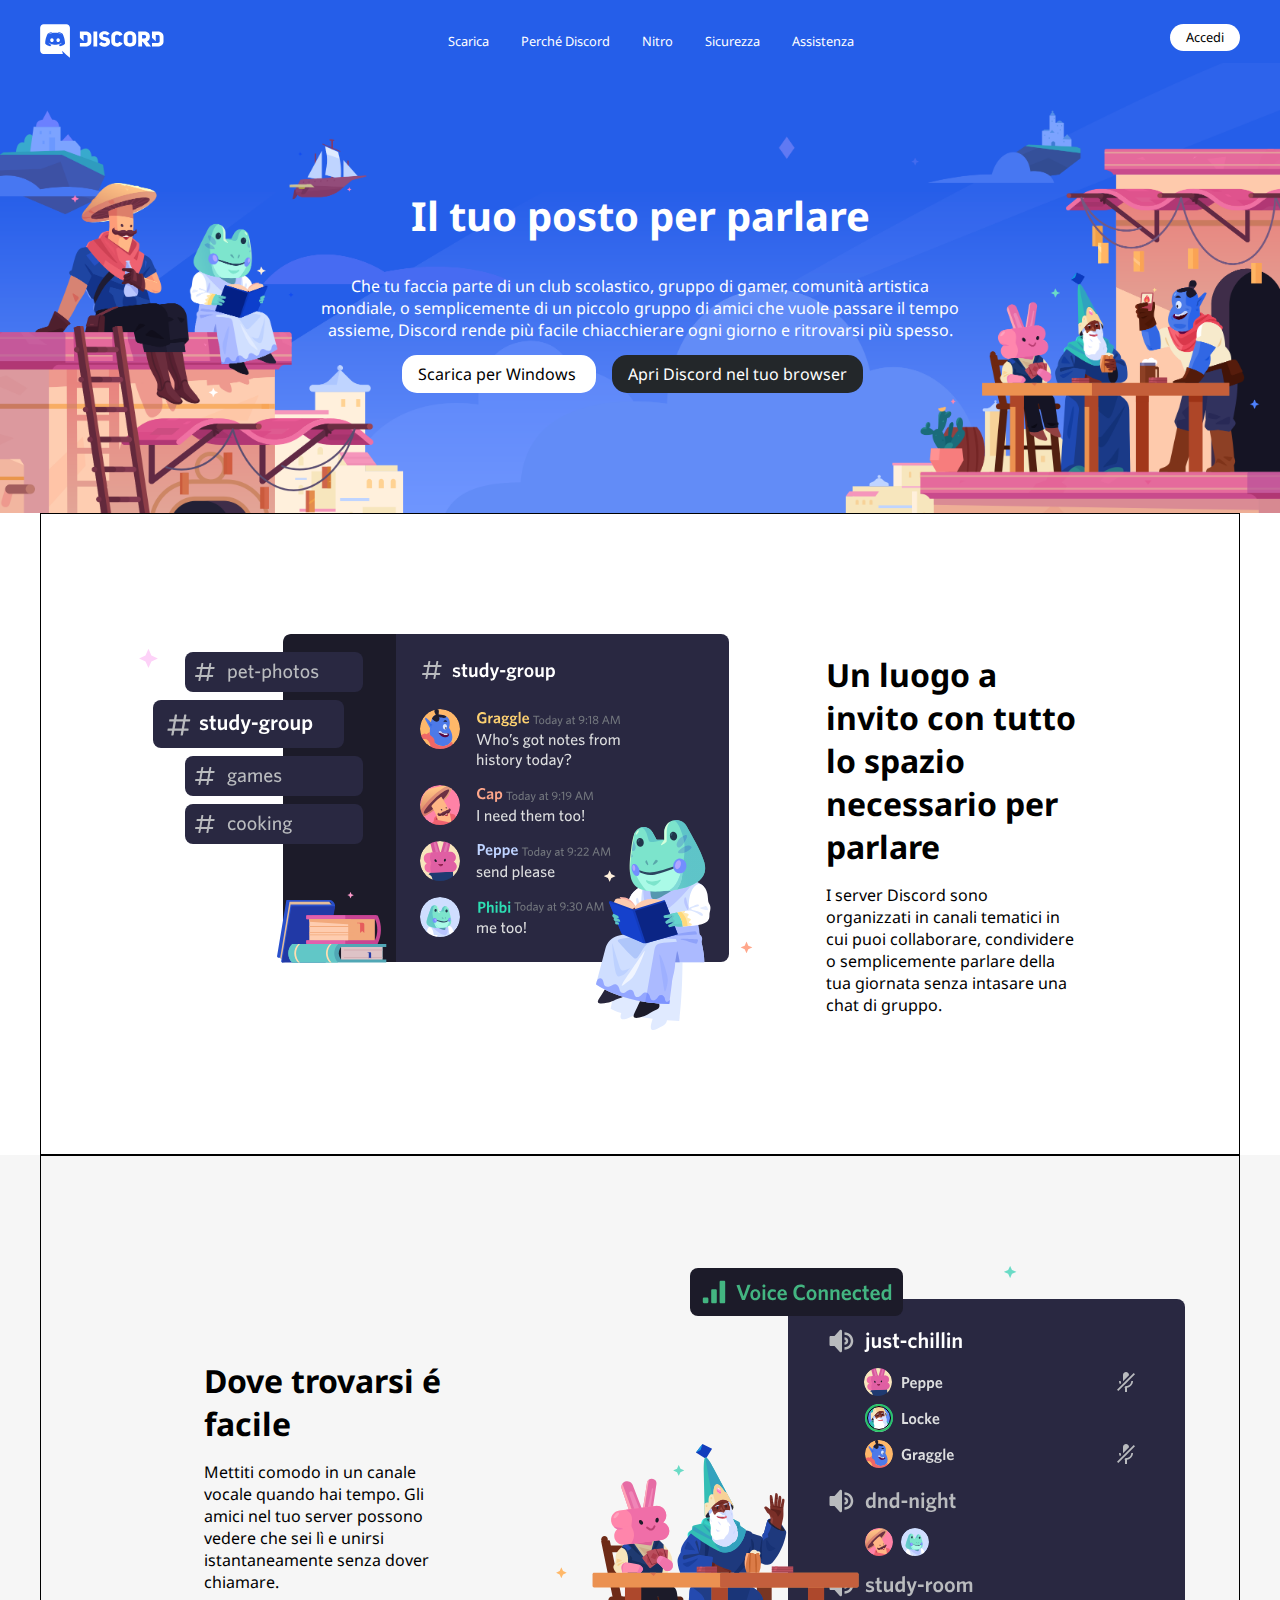
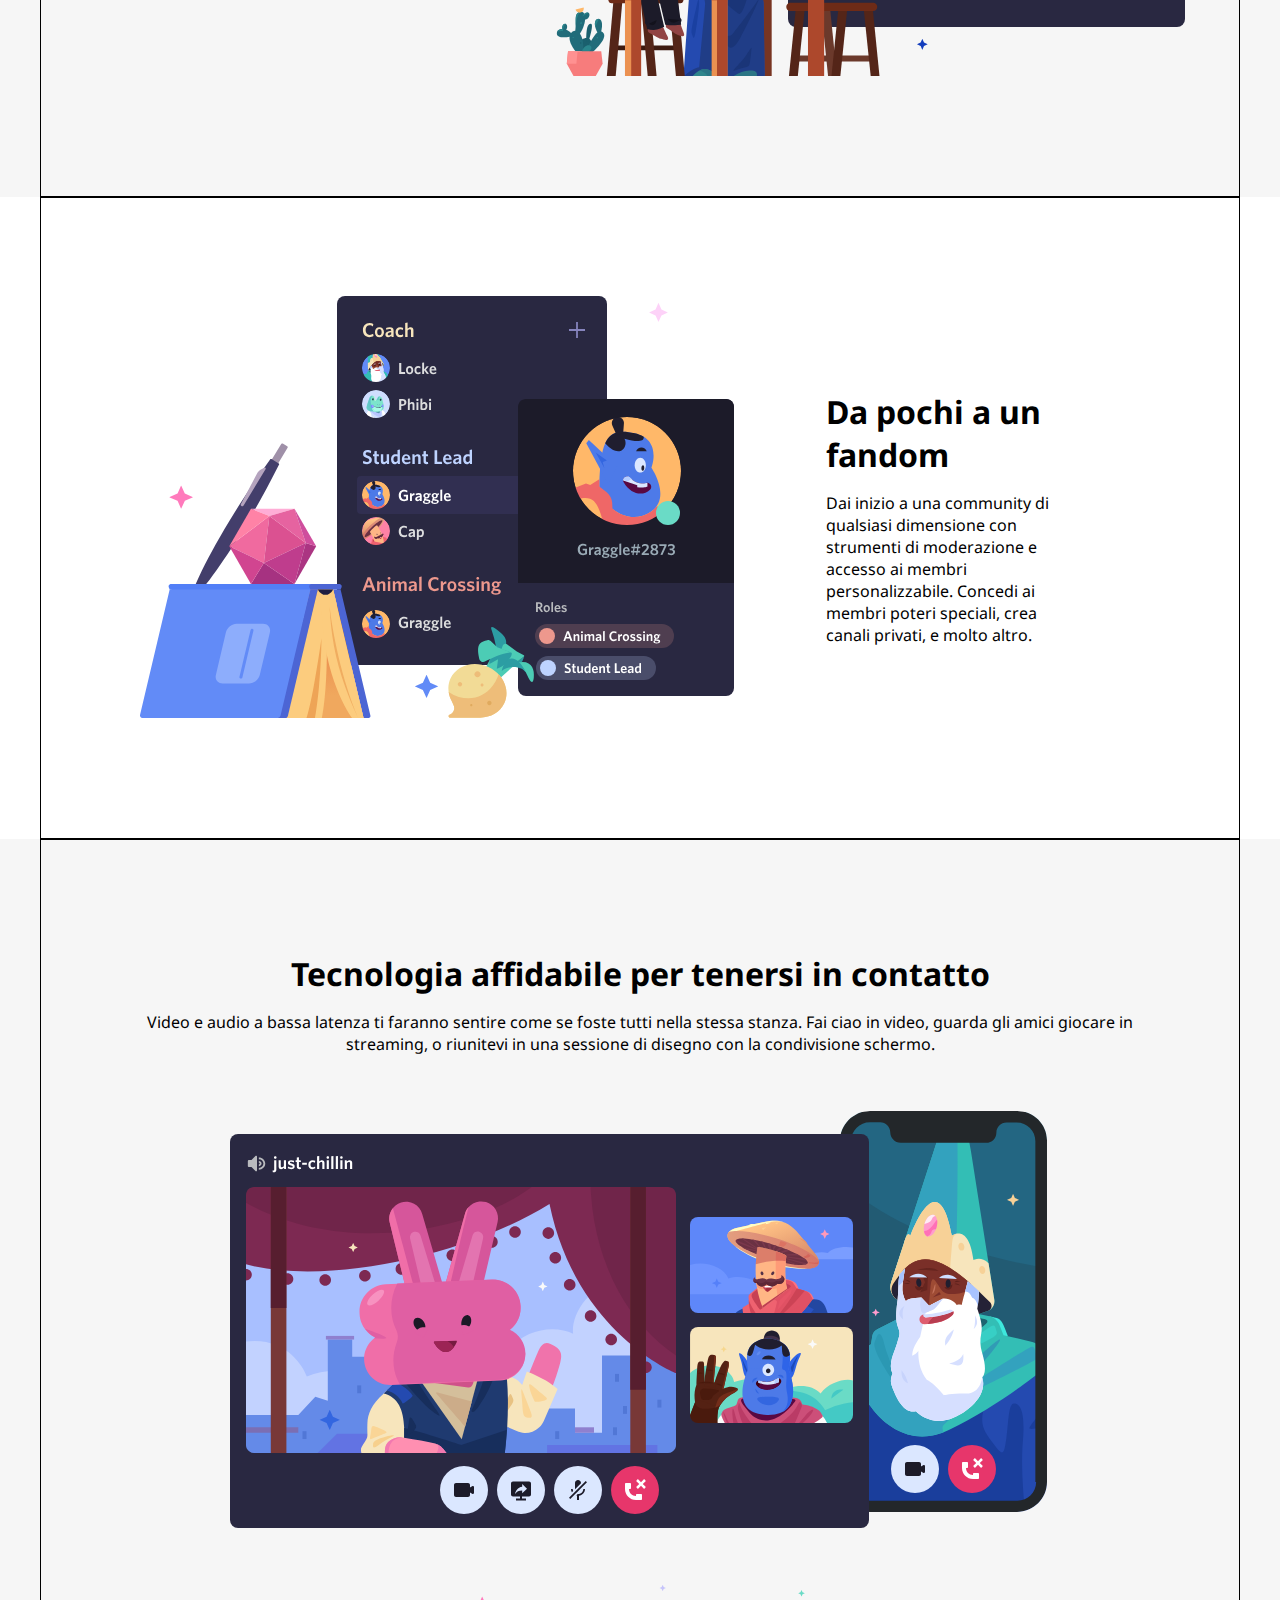
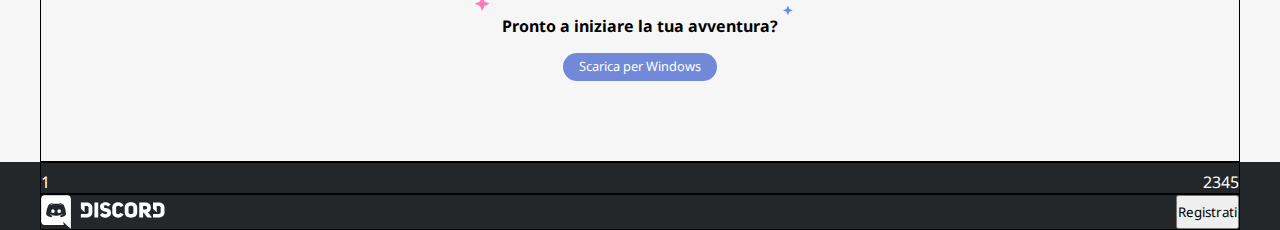
<file: index.html>
<!DOCTYPE html>
<html lang="en">

<head>
    <meta charset="UTF-8">
    <meta http-equiv="X-UA-Compatible" content="IE=edge">
    <meta name="viewport" content="width=device-width, initial-scale=1.0">
    <link rel="stylesheet" href="./css/style.css">
    <link rel="preconnect" href="https://fonts.googleapis.com">
    <link rel="preconnect" href="https://fonts.gstatic.com" crossorigin>
    <link href="https://fonts.googleapis.com/css2?family=Noto+Sans:wght@400;500;700&display=swap" rel="stylesheet">
    <link rel="stylesheet" href="https://cdnjs.cloudflare.com/ajax/libs/font-awesome/6.2.1/css/all.min.css"
        integrity="sha512-MV7K8+y+gLIBoVD59lQIYicR65iaqukzvf/nwasF0nqhPay5w/9lJmVM2hMDcnK1OnMGCdVK+iQrJ7lzPJQd1w=="
        crossorigin="anonymous" referrerpolicy="no-referrer" />
    <title>Document</title>
</head>

<body>
    <header>
        <nav class="d-flex container">
            <div class="logo">
                <img src="/img/logo.svg" alt="discord-logo">
            </div>
            <ul class=" small-text d-flex">
                <li><a href="">Scarica</a></li>
                <li><a href="">Perché Discord</a></li>
                <li><a href="">Nitro</a></li>
                <li><a href="">Sicurezza</a></li>
                <li><a href="">Assistenza</a></li>
            </ul>
            <a class="button small-text" href=""> Accedi </a>
        </nav>
        <div class="hero d-flex column text-center">
            <div class="container width-50">
                <div class="hero-text">
                    <h1>Il tuo posto per parlare</h1>
                    <p>Che tu faccia parte di un club scolastico, gruppo di gamer, comunità artistica mondiale, o
                        semplicemente di un piccolo gruppo di amici che vuole passare il tempo assieme, Discord rende
                        più facile chiacchierare ogni giorno e ritrovarsi più spesso.</p>
                </div>
            </div>
            <div class="button-container text-center">
                <a class="button download" href="">
                    <i class="fa-solid fa-down-long"></i>
                    Scarica per Windows
                </a>
                <a class="button link" href="">
                    Apri Discord nel tuo browser
                </a>
            </div>

        </div>
    </header>
    <main>
        <section>
            <div class="container d-flex debug">
                <div class="left">
                    <img src="./img/item1.svg" alt="item1">
                </div>
                <div class="right d-flex-section titleContainer">
                    <h1>Un luogo a invito
                        con tutto lo spazio necessario per parlare
                    </h1>
                    <p>I server Discord sono organizzati in canali
                        tematici in cui puoi collaborare, condividere o semplicemente parlare della tua giornata senza
                        intasare una chat di gruppo.
                    </p>
                </div>
            </div>
        </section>
        <section class="even">
            <div class="container d-flex reverse debug">
                <div class="left">
                    <img src="./img/item2.svg" alt="item2">
                </div>
                <div class="right d-flex-section titleContainer column">
                    <h1>Dove trovarsi é facile</h1>
                    <p>Mettiti comodo in un canale vocale quando hai tempo. Gli amici nel tuo server possono vedere che
                        sei lì e unirsi istantaneamente senza dover chiamare.</p>
                </div>
            </div>
        </section>
        <section>
            <div class="container d-flex debug">
                <div class="left">
                    <img src="./img/item3.svg" alt="item3">
                </div>
                <div class="right d-flex-section titleContainer column">
                    <h1>Da pochi a un fandom</h1>
                    <p>Dai inizio a una community di qualsiasi
                        dimensione con strumenti di moderazione e
                        accesso ai membri personalizzabile. Concedi ai membri poteri speciali, crea canali privati, e molto altro.</p>
                </div>
            </div>
        </section>

        <section  class="even">
            <div id="last-section" class="container d-flex text-center text-al-center column debug">
                <h1 id="last-title">Tecnologia affidabile per tenersi in contatto</h1>
                <p>Video e audio a bassa latenza ti faranno sentire come se foste tutti nella stessa stanza. Fai ciao in video, guarda gli amici giocare in streaming, o riunitevi in una sessione di disegno con la condivisione schermo.</p>
                <img src="./img/item4-big.svg" alt="item4">
                <img class="stars" src="./img/stars.svg" alt="stars">
                <p><b> Pronto a iniziare la tua avventura?</b></p>
                <a id="last-button" class="button small-text" href="">
                    <i class="fa-solid fa-down-long"></i>
                    Scarica per Windows
                </a>
            </div>
        </section>
    </main>
    <footer>
        <div class="footer-top container d-flex debug">
            <ul>
                <li>1</li>
            </ul>
            <ul class="d-flex">
                <li>2</li>
                <li>3</li>
                <li>4</li>
                <li>5</li>
            </ul>
        </div>
        <div class="footer-bottom container debug">
            <div class="logo d-flex">
                <img src="./img/logo.svg" alt="discord-logo">
                <button> Registrati </button>
            </div>
        </div>
    </footer>

</body>

</html>
</file>
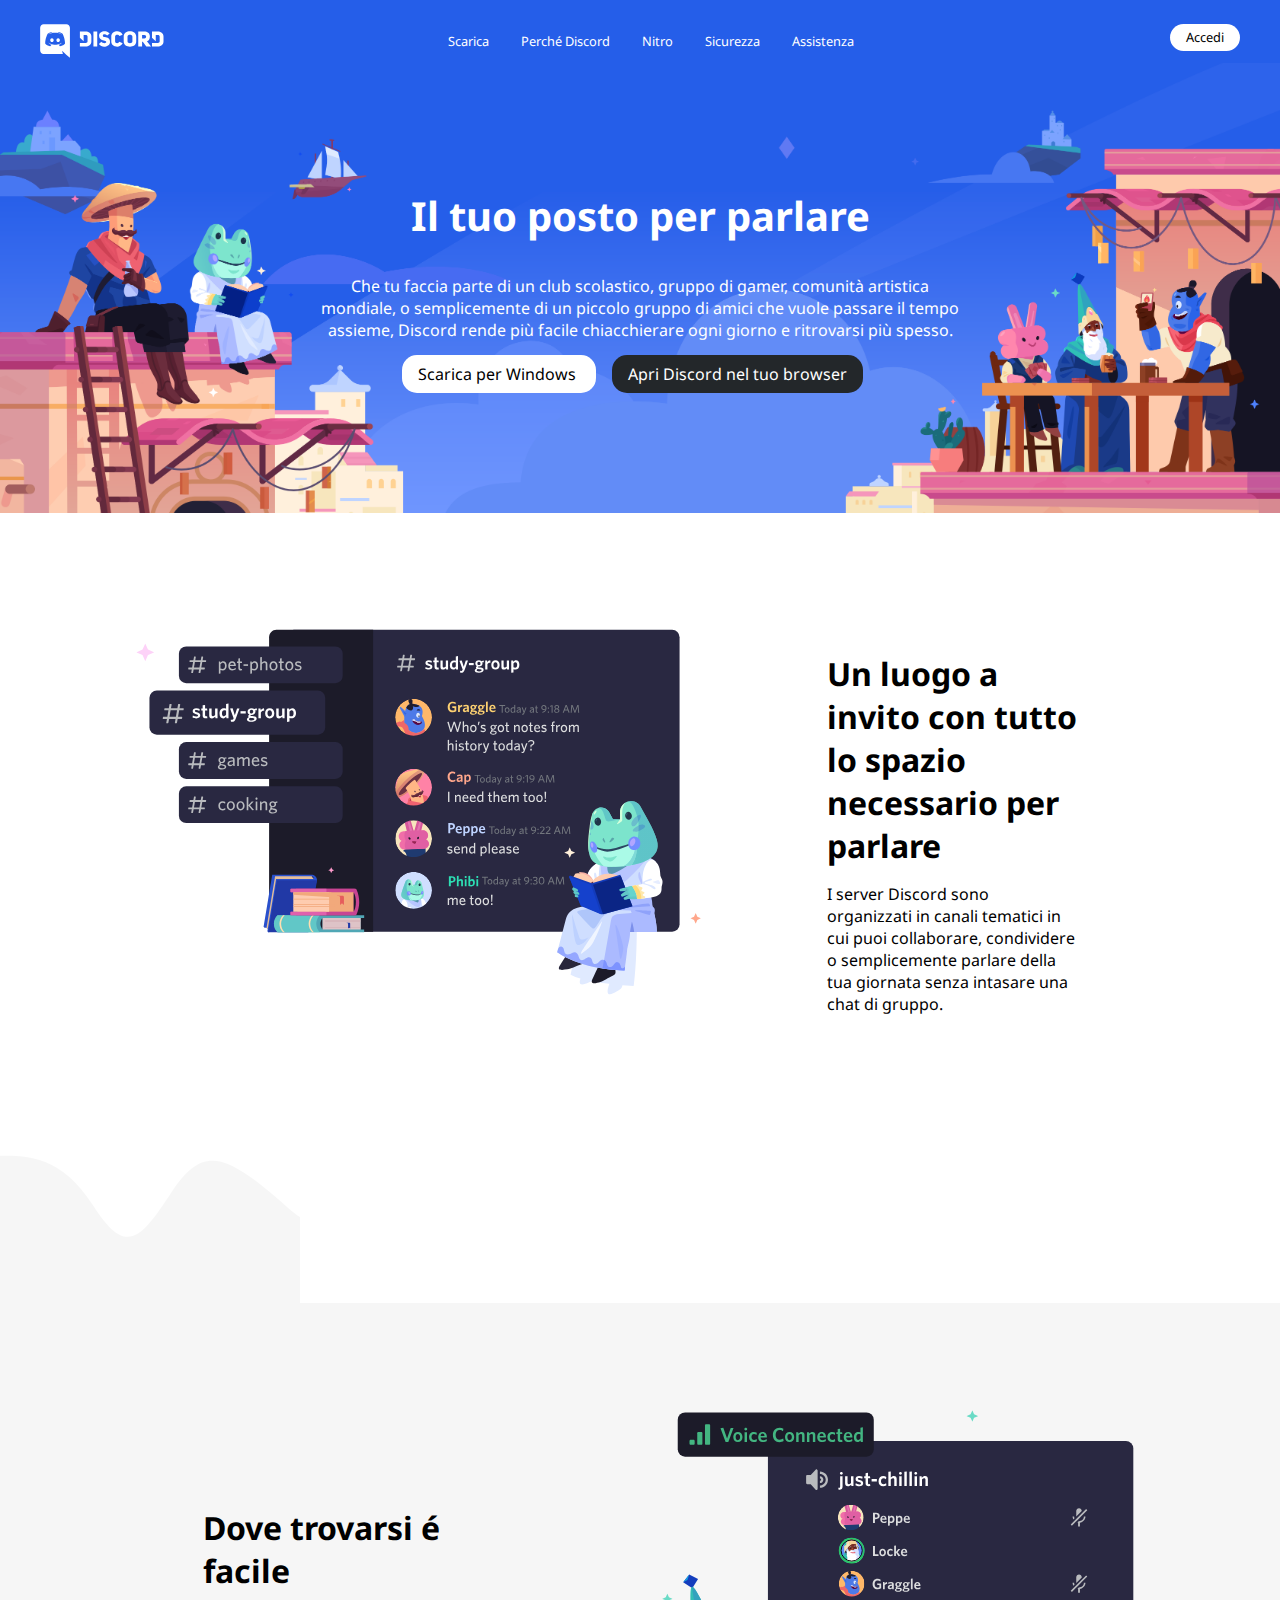
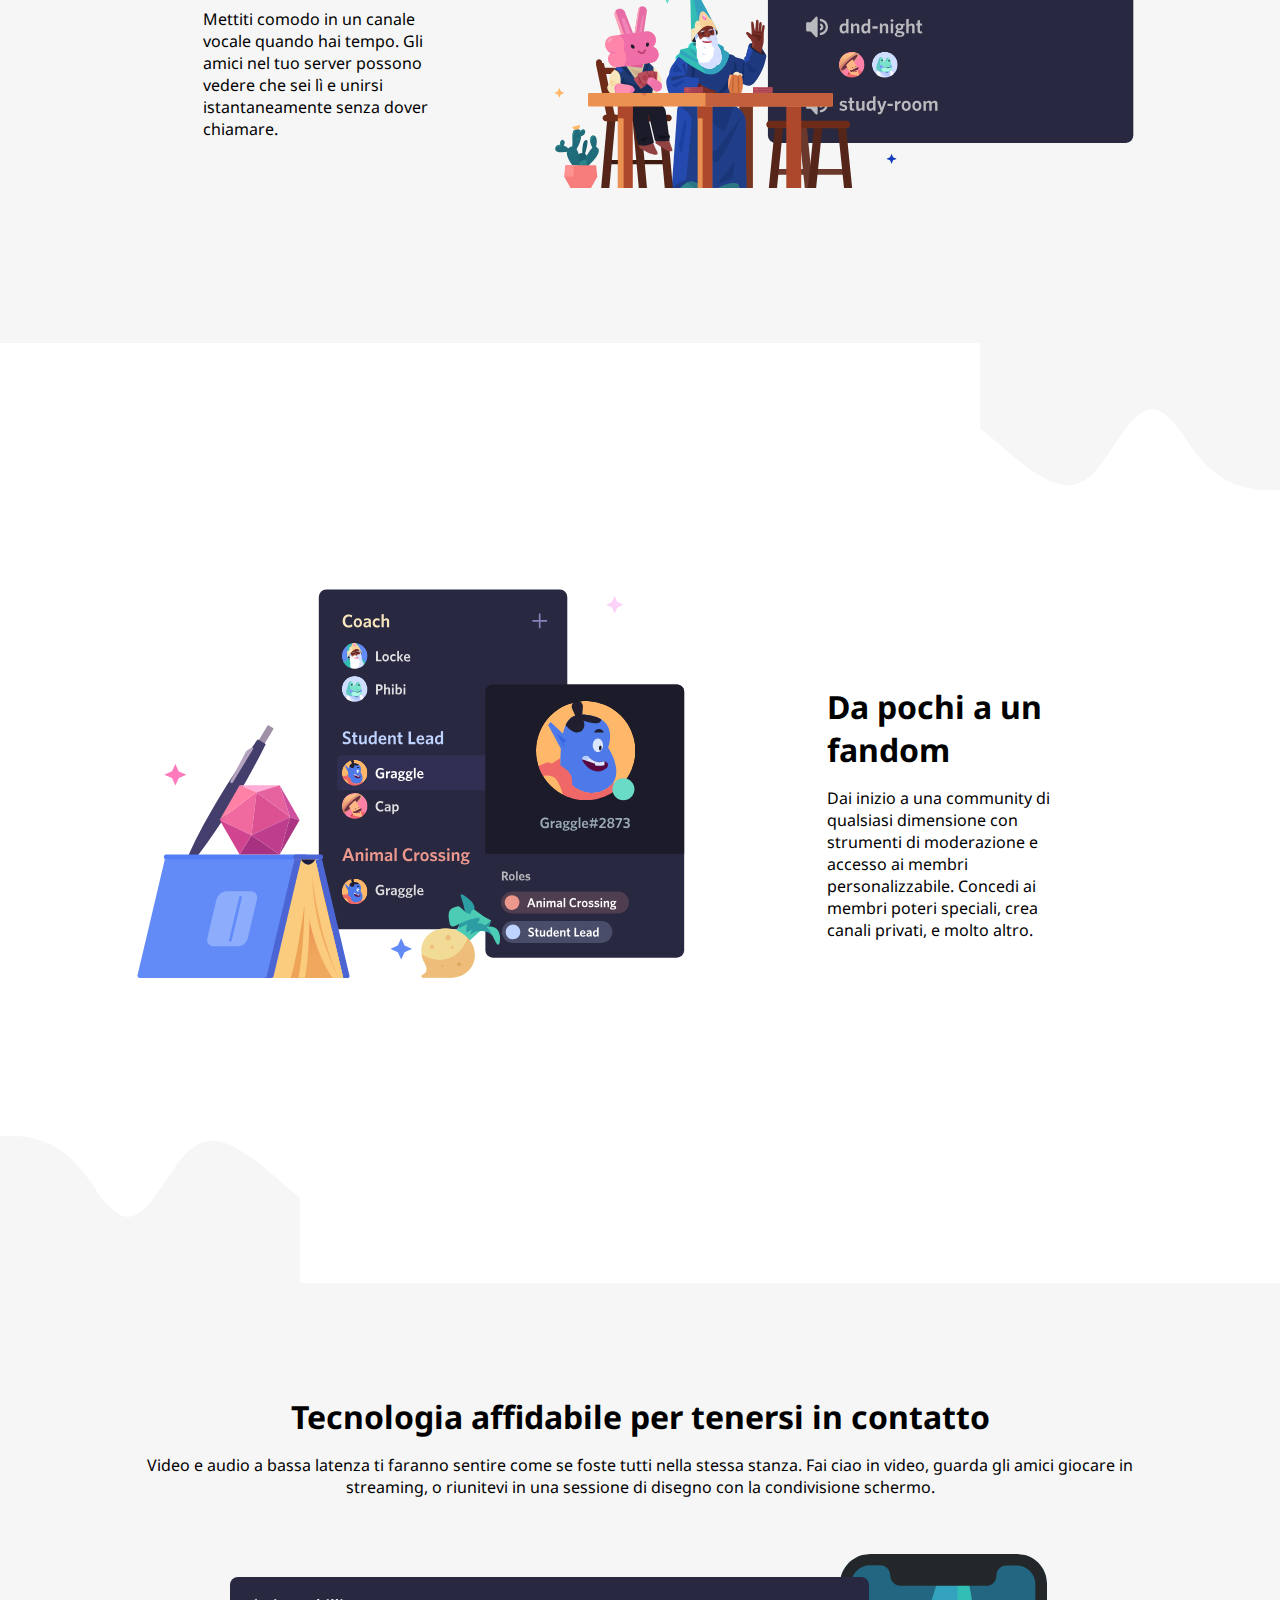
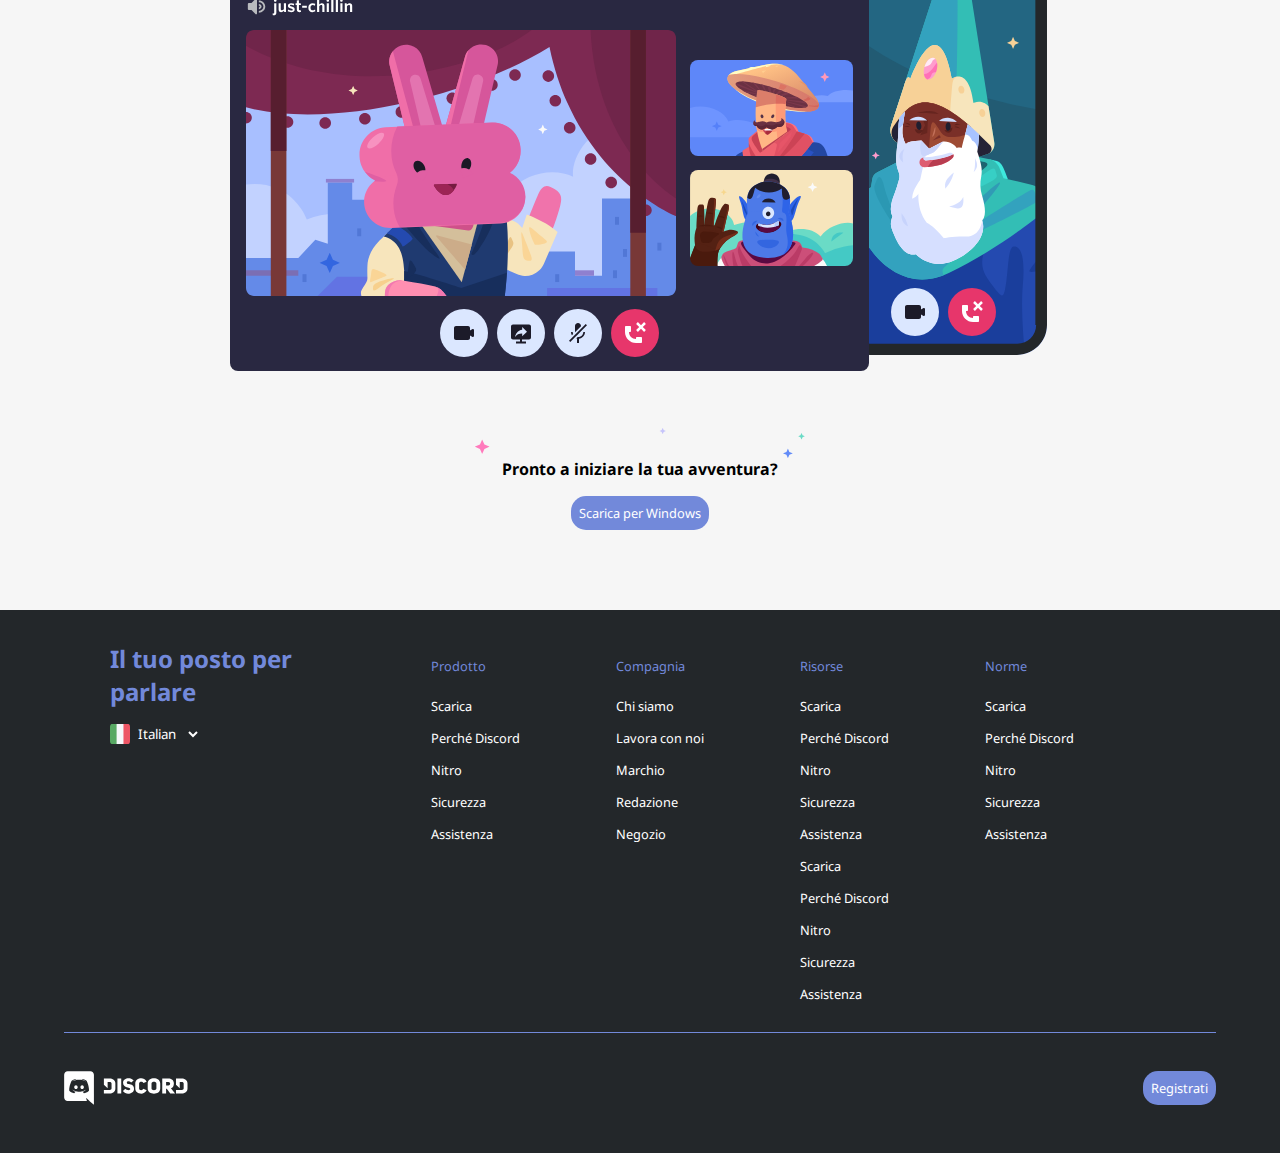
<file: bonus/index.html>
<!DOCTYPE html>
<html lang="en">

<head>
    <meta charset="UTF-8">
    <meta http-equiv="X-UA-Compatible" content="IE=edge">
    <meta name="viewport" content="width=device-width, initial-scale=1.0">
    <link rel="stylesheet" href="./css/style.css">
    <link rel="preconnect" href="https://fonts.googleapis.com">
    <link rel="preconnect" href="https://fonts.gstatic.com" crossorigin>
    <link href="https://fonts.googleapis.com/css2?family=Noto+Sans:wght@400;500;700&display=swap" rel="stylesheet">
    <link rel="stylesheet" href="https://cdnjs.cloudflare.com/ajax/libs/font-awesome/6.2.1/css/all.min.css"
        integrity="sha512-MV7K8+y+gLIBoVD59lQIYicR65iaqukzvf/nwasF0nqhPay5w/9lJmVM2hMDcnK1OnMGCdVK+iQrJ7lzPJQd1w=="
        crossorigin="anonymous" referrerpolicy="no-referrer" />
    <title>Document</title>
</head>

<body>
    <header>
        <nav class="d-flex container">
            <div class="logo">
                <img src="/img/logo.svg" alt="discord-logo">
            </div>
            <ul class=" small-text d-flex">
                <li><a href="">Scarica</a></li>
                <li><a href="">Perché Discord</a></li>
                <li><a href="">Nitro</a></li>
                <li><a href="">Sicurezza</a></li>
                <li><a href="">Assistenza</a></li>
            </ul>
            <a class="button small-text" href=""> Accedi </a>
        </nav>
        <div class="hero d-flex column text-center">
            <div class="container width-50">
                <div class="hero-text">
                    <h1>Il tuo posto per parlare</h1>
                    <p>Che tu faccia parte di un club scolastico, gruppo di gamer, comunità artistica mondiale, o
                        semplicemente di un piccolo gruppo di amici che vuole passare il tempo assieme, Discord rende
                        più facile chiacchierare ogni giorno e ritrovarsi più spesso.</p>
                </div>
            </div>
            <div class="button-container text-center">
                <a class="button download" href="">
                    <i class="fa-solid fa-down-long"></i>
                    Scarica per Windows
                </a>
                <a class="button link" href="">
                    Apri Discord nel tuo browser
                </a>
            </div>

        </div>
    </header>
    <main>
        <!-- first section  -->
        <section>
            <div class="container d-flex ">
                <div class="left">
                    <img src="./img/item1.svg" alt="item1">
                </div>
                <div class="right d-flex-section titleContainer">
                    <h1>Un luogo a invito
                        con tutto lo spazio necessario per parlare
                    </h1>
                    <p>I server Discord sono organizzati in canali
                        tematici in cui puoi collaborare, condividere o semplicemente parlare della tua giornata senza
                        intasare una chat di gruppo.
                    </p>
                </div>
            </div> 
        </section>
        <!-- /first section  -->

        <!-- second section  -->

        <div class="wave"></div>

        <section class="even">
            <div class="container d-flex reverse ">
                <div class="left">
                    <img src="./img/item2.svg" alt="item2">
                </div>
                <div class="right d-flex-section titleContainer column">
                    <h1>Dove trovarsi é facile</h1>
                    <p>Mettiti comodo in un canale vocale quando hai tempo. Gli amici nel tuo server possono vedere che
                        sei lì e unirsi istantaneamente senza dover chiamare.</p>
                </div>
            </div>
        </section>

        <div class="wave wave-rotate"></div>

        <section>
            <div class="container d-flex">
                <div class="left d-flex">
                    <img src="./img/item3.svg" alt="item3">
                </div>
                <div class="right d-flex-section titleContainer column">
                    <h1>Da pochi a un fandom</h1>
                    <p>Dai inizio a una community di qualsiasi
                        dimensione con strumenti di moderazione e
                        accesso ai membri personalizzabile. Concedi ai membri poteri speciali, crea canali privati, e
                        molto altro.</p>
                </div>
            </div>
        </section>

        <div class="wave"></div>

        <section class="even">
            <div id="last-section" class="container d-flex text-center text-al-center column">
                <h1 id="last-title">Tecnologia affidabile per tenersi in contatto</h1>
                <p>Video e audio a bassa latenza ti faranno sentire come se foste tutti nella stessa stanza. Fai ciao in
                    video, guarda gli amici giocare in streaming, o riunitevi in una sessione di disegno con la
                    condivisione schermo.</p>
                <img src="./img/item4-big.svg" alt="item4">
                <img class="stars" src="./img/stars.svg" alt="stars">
                <p><b> Pronto a iniziare la tua avventura?</b></p>
                <a class="violet-btn  small-text" href="">
                    <i class="fa-solid fa-down-long"></i>
                    Scarica per Windows
                </a>
            </div>
        </section>
    </main>
    <footer>
        <div class="container">
            <div class="footer-top space-around d-flex">
                <div class="w-20">
                    <h3>Il tuo posto per parlare</h3>
                    <div class="d-flex language-container">

                        <!-- language select -->
                        <img src="./img/ita.png" alt="italian flag">

                        <select name="italian" id="italian">
                            <option value="italian">Italian</option>
                            <option value="english">English</option>
                            <option value="spanish">Spanish</option>
                        </select>
                        <!-- /anguage select -->
                    </div>

                    <!-- social icons -->
                    <div class="d-flex space-between social-icons-container">
                        <a href=""><i class="fa-brands fa-twitter"></i></a>
                        <a href=""><i class="fa-brands fa-instagram"></i></a>
                        <a href=""><i class="fa-brands fa-facebook"></i></a>
                        <a href=""><i class="fa-brands fa-youtube"></i></a>
                    </div>
                    <!-- /social icons -->
                </div>

                <ul class="d-flex small-text">
                    <li>
                        <span>Prodotto</span>
                        <ul>
                            <li><a href=""> Scarica</a> </li>
                            <li><a href="">Perché Discord</a></li>
                            <li><a href="">Nitro</a> </li>
                            <li><a href="">Sicurezza</a> </li>
                            <li><a href="">Assistenza</a> </li>
                        </ul>
                    </li>
                    <li>
                        <span>Compagnia</span>
                        <ul>
                            <li><a href="">Chi siamo</a> </li>
                            <li><a href="">Lavora con noi</a></li>
                            <li><a href="">Marchio</a> </li>
                            <li><a href="">Redazione</a> </li>
                            <li><a href="">Negozio</a> </li>
                        </ul>
                    </li>
                    <li>
                        <span>Risorse</span>
                        <ul>
                            <li><a href=""> Scarica</a> </li>
                            <li><a href="">Perché Discord</a></li>
                            <li><a href="">Nitro</a> </li>
                            <li><a href="">Sicurezza</a> </li>
                            <li><a href="">Assistenza</a> </li>
                            <li><a href=""> Scarica</a> </li>
                            <li><a href="">Perché Discord</a></li>
                            <li><a href="">Nitro</a> </li>
                            <li><a href="">Sicurezza</a> </li>
                            <li><a href="">Assistenza</a> </li>
                        </ul>
                    </li>
                    <li class="last-list">
                        <span>Norme</span>
                        <ul>
                            <li><a href=""> Scarica</a> </li>
                            <li><a href="">Perché Discord</a></li>
                            <li><a href="">Nitro</a> </li>
                            <li><a href="">Sicurezza</a> </li>
                            <li><a href="">Assistenza</a> </li>
                        </ul>
                    </li>
                </ul>
            </div>

            <br>
            <hr>
            <br>

            <div class="footer-bottom container">
                <div class="logo d-flex small-text">
                    <img src="./img/logo.svg" alt="discord-logo">
                    <a id="last-btn" class="violet-btn" href=""> Registrati </a>
                </div>
            </div>
        </div>
    </footer>

</body>

</html>
</file>
<file: css/style.css>
/* General  */

* {
    margin: 0;
    padding: 0;
    box-sizing: border-box;
    font-family: 'Noto Sans', sans-serif;
}

:root {
    --primary-color: #ffffff;
    --bg-header: #255ee9;
    --secondary-color: #f6f6f6;
    --bg-footer: #23272a;
    --details: #7289da;
    --dark-text: #000000;
}

.debug {
    border: 1px solid black;
}

body {
    background-color: var(--primary-color);
}

ul {
    list-style: none;
    padding-top: .5rem;
    
}
.d-flex {
    display: flex;
    flex-flow: row wrap;
    justify-content: space-between;
    align-content: flex-start;
    
}

.container {
    margin: 0 auto;
    max-width: 1200px;
}

.text-center {
    justify-content: center;
    align-items: center;
}

.width-50 {
    width: 50%;
}

.column {
    flex-flow: column;
}

.small-text {
    font-size: .8rem;
}

.text-al-center {
    text-align: center;
}


/* header */

header {
    background-color: var(--bg-header);
    padding-top: 1.5rem;
}

nav li {
    padding-right: 2rem;
    
}

header a {
    text-decoration: none;
    color: var(--primary-color);
}

a.button {
    background-color: var(--primary-color);
    height: 1.7rem;
    border-radius: 15px;
    color: var(--dark-text);
    text-align: center;
    line-height: 1.7rem;
    padding: 0 1rem 0 1rem;
}

.hero {
    background-image: url(../img/jumbo.png);
    background-size: cover;
    min-height: 450px;
    background-position: center;
}

.hero-text {
    color: var(--primary-color);
    text-align: center;
    
}

header h1 {
    padding-bottom: 2rem;
    font-size: 2.5rem; 
}

.button-container {
    margin-top: 1.3rem;
    line-height: 100%;
}

.button-container a {
    padding: .5rem 1rem .5rem 1rem;
    margin-right: 1rem;
}

a.button.link {
    background-color: var(--bg-footer);
    color: var(--primary-color);
}

#last-button {
    background-color: var(--details);
    color: var(--primary-color);
    text-decoration: none;
    margin: 1rem 0 0;
}

.stars {
    max-width: 330px;
}
/* main */

.left {
    width: 60%;
}

.right {
    width: 40%;
}

.even {
    background-color: var(--secondary-color);
}

.reverse {
    flex-direction: row-reverse;
}

section div.container {
    padding: 5rem;
}

.titleContainer{
    min-height: 480px;
    max-width: 250px;
    margin: 0 auto;
    text-align:left;
}

.d-flex-section {
    display: flex;
    flex-flow: column;
    justify-content: center;
    align-content: flex-start;

}

section h1 {
    padding-bottom: 1rem;
}

#last-title{
    padding-top: 2rem;
    
}

/* footer  */

footer {
    background-color: var(--bg-footer);
    color: var(--primary-color);
}
</file>
<file: bonus/css/style.css>
/* General  */

* {
    margin: 0;
    padding: 0;
    box-sizing: border-box;
    font-family: 'Noto Sans', sans-serif;
}

:root {
    --primary-color: #ffffff;
    --bg-header: #255ee9;
    --secondary-color: #f6f6f6;
    --bg-footer: #23272a;
    --details: #7289da;
    --dark-text: #000000;
}

.debug {
    border: 1px solid black;
}

img {
    max-width: 100%;
}

body {
    background-color: var(--primary-color);
}

ul {
    list-style: none;
    padding-top: .5rem;
    
}
.d-flex {
    display: flex;
    flex-flow: row wrap;
    justify-content:space-between;
    align-content: flex-start;
    
}

.container {
    margin: 0 auto;
    max-width: 1200px;
    min-width: 200px;
}

.text-center {
    justify-content: center;
    align-items: center;
}

.width-50 {
    width: 50%;
}

.w-20 {
    max-width: 20%;
}

.column {
    flex-flow: column;
}

.small-text {
    font-size: .8rem;
}

.text-al-center {
    text-align: center;
}

.linkhover:hover{
    text-decoration: underline;
}


/* header */

header {
    background-color: var(--bg-header);
    padding-top: 1.5rem;
}

nav li {
    padding-right: 2rem;
    
}

header a {
    text-decoration: none;
    color: var(--primary-color);
}

a.button {
    background-color: var(--primary-color);
    height: 1.7rem;
    border-radius: 15px;
    color: var(--dark-text);
    text-align: center;
    line-height: 1.7rem;
    padding: 0 1rem 0 1rem;
}

.hero {
    background-image: url(../img/jumbo.png);
    background-size: cover;
    min-height: 450px;
    background-position: center;
}

.hero-text {
    color: var(--primary-color);
    text-align: center;
    
}

header h1 {
    padding-bottom: 2rem;
    font-size: 2.5rem; 
}

.button-container {
    margin-top: 1.3rem;
    line-height: 100%;
}

.button-container a {
    padding: .5rem 1rem .5rem 1rem;
    margin-right: 1rem;
}

a.button.link {
    background-color: var(--bg-footer);
    color: var(--primary-color);
}

.violet-btn {
    background-color: var(--details);
    color: var(--primary-color);
    text-decoration: none;
    margin: 1rem 0 0;
    border-radius: 15px;
    padding: .5rem .5rem;
}

.stars {
    max-width: 330px;
}

.wave::after{
    display: block;
    font-size: 0;
    content: url('../img/wave.svg');
    filter: invert(100%) sepia(8%) saturate(1%) hue-rotate(169deg) brightness(115%) contrast(93%);
}

.wave-rotate {
     transform: rotate(180deg);
}

/* main */

.left {
    width: 60%;
}

.right {
    width: 40%;
}

.even {
    background-color: var(--secondary-color);
}

.reverse {
    flex-direction: row-reverse;
}

section div.container {
    padding: 5rem;
}

.titleContainer{
    min-height: 480px;
    max-width: 250px;
    margin: 0 auto;
    text-align:left;
}

.d-flex-section {
    display: flex;
    flex-flow: column;
    justify-content: center;
    align-content: flex-start;

}

section h1 {
    padding-bottom: 1rem;
}

#last-title{
    padding-top: 2rem;
    
}

/* footer  */

footer {
    background-color: var(--bg-footer);
    color: var(--primary-color);
    padding: 2rem 4rem;
}

footer h3 {
    color: var(--details);
    font-size:1.5rem;
}

.language-container {
    margin-top: 1rem;
    justify-content: flex-start;
}

.language-container img {
    width: 20px;
}

select {
    background-color: transparent;
    color: var(--primary-color);
    border: none;
    margin-left: .3rem;
}

.social-icons-container {
    margin-top: 1rem;
    font-size: 1rem;
    max-width: 55%;
}

footer ul {
    /* padding-right: 3rem; */
    line-height: 2rem;
}

footer a {
    text-decoration: none;
    color: var(--primary-color);
}

.space-around {
    justify-content: space-around;
}

footer span{
    color: var(--details);
}

footer li {
    padding-right: 3rem;
}

hr {
    border: none;
    border-top: 1px solid var(--details);
}

#last-btn {
    margin-bottom: 1rem;
}
</file>
